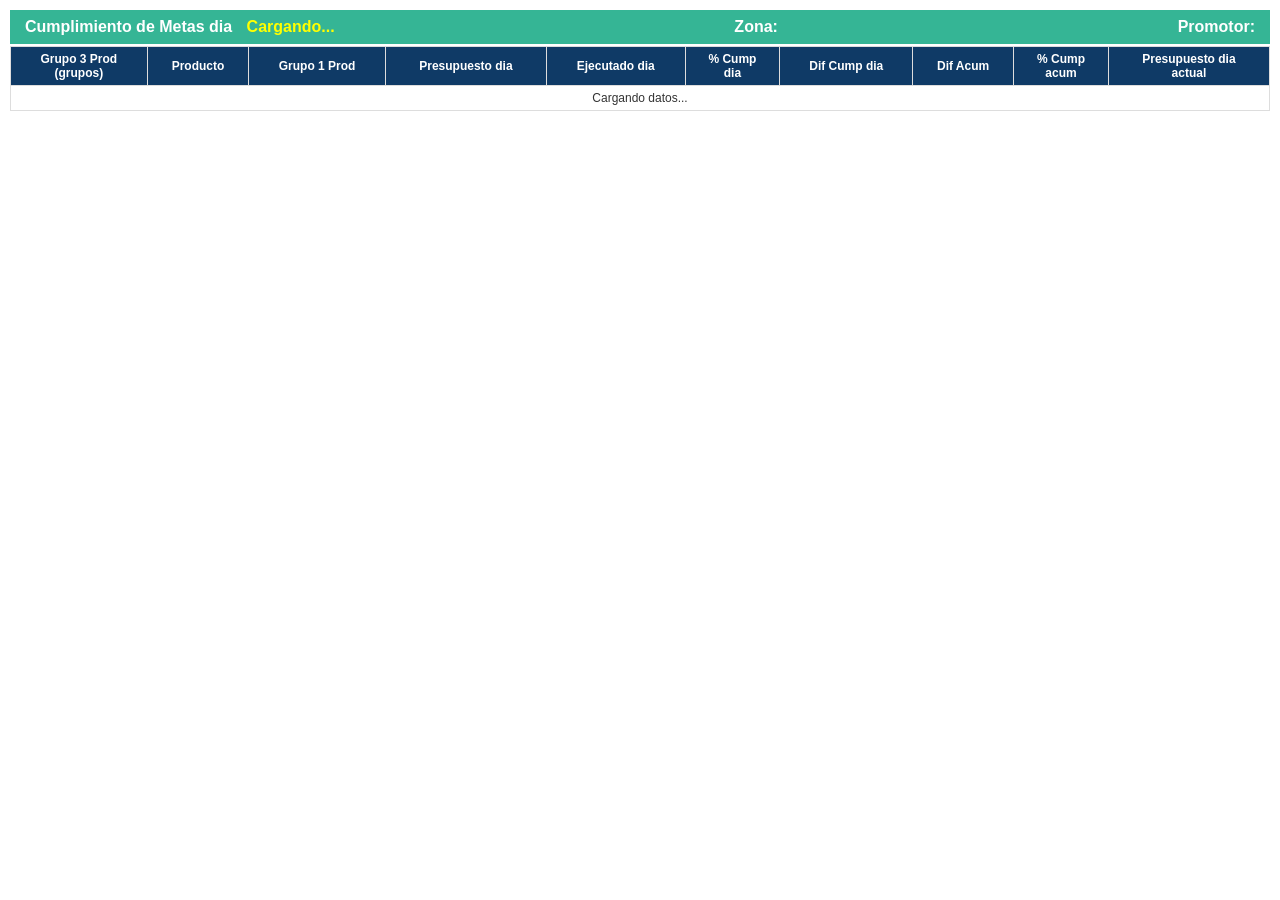
<file: debug.html>
<!DOCTYPE html>
<html lang="es">
<head>
    <meta charset="UTF-8">
    <meta name="viewport" content="width=device-width, initial-scale=1.0">
    <title>Cumplimiento Dashboard</title>
    <style>
        body {
            font-family: 'Segoe UI', Tahoma, Geneva, Verdana, sans-serif;
            margin: 0;
            padding: 10px;
            background-color: #fff;
            color: #333;
        }
        .header-bar {
            display: flex;
            justify-content: space-between;
            background-color: #35B595; /* Header green */
            color: white;
            padding: 8px 15px;
            font-weight: bold;
            font-size: 16px;
        }
        table {
            width: 100%;
            border-collapse: collapse;
            font-size: 12px;
            margin-top: 2px;
        }
        th, td {
            border: 1px solid #ddd;
            padding: 5px 8px;
        }
        th {
            background-color: #0F3A66; /* Header dark blue */
            color: white;
            font-weight: bold;
            text-align: center;
        }
        
        /* Hierarchy backgrounds */
        .g3-col, .prod-col, .g1-col {
            background-color: #6A6E71;
            color: white;
            font-weight: bold;
        }
        .prod-col {
            background-color: #797C7F;
        }
        .g1-col {
            background-color: #8C8F92;
        }
        
        .val-col {
            text-align: right;
            background-color: white;
        }
        
        .percent-box {
            display: inline-block;
            padding: 2px 5px;
            color: white;
            border-radius: 2px;
            width: 50px;
            text-align: center;
        }
        .bg-red { background-color: #C33B3F; }
        .bg-green { background-color: #26A844; }
        .text-red { color: #C33B3F; }
        
        .expander {
            cursor: pointer;
            margin-right: 5px;
            font-family: monospace;
        }
    </style>
</head>
<body>
    <div class="header-bar">
        <div>Cumplimiento de Metas dia <span id="report-date" style="color: yellow; margin-left:10px;">Cargando...</span></div>
        <div>Zona:</div>
        <div>Promotor:</div>
    </div>
    
    <table id="compliance-table">
        <thead>
            <tr>
                <th>Grupo 3 Prod<br>(grupos)</th>
                <th>Producto</th>
                <th>Grupo 1 Prod</th>
                <th>Presupuesto dia</th>
                <th>Ejecutado dia</th>
                <th>% Cump<br>dia</th>
                <th>Dif Cump dia</th>
                <th>Dif Acum</th>
                <th>% Cump<br>acum</th>
                <th>Presupuesto dia<br>actual</th>
            </tr>
        </thead>
        <tbody id="table-body">
            <tr><td colspan="10" align="center">Cargando datos...</td></tr>
        </tbody>
    </table>

    
<script>
    window.PRELOADED_DATA = {"date": "2026-07-09", "groups": [{"name": "1. JSA", "presupuesto_dia": 0.0, "ejecutado_dia": 75708343.80000004, "dif_cump_dia": 75708343.80000004, "dif_acum": 663917939.3000003, "presupuesto_dia_actual": 0.0, "venta_mes_acum": 663917939.3000003, "meta_mes_acum": 0.0, "products": [{"name": "1. CHANCE", "presupuesto_dia": 0.0, "ejecutado_dia": 0.0, "dif_cump_dia": 0.0, "dif_acum": 0.0, "presupuesto_dia_actual": 0.0, "venta_mes_acum": 0.0, "meta_mes_acum": 0.0, "items": [{"name": "CHANCE", "presupuesto_dia": 0.0, "ejecutado_dia": 0.0, "cump_dia": 0, "dif_cump_dia": 0.0, "dif_acum": 0.0, "cump_acum": 0, "presupuesto_dia_actual": 0.0}, {"name": "PATA MILLONARIA", "presupuesto_dia": 0.0, "ejecutado_dia": 0.0, "cump_dia": 0, "dif_cump_dia": 0.0, "dif_acum": 0.0, "cump_acum": 0, "presupuesto_dia_actual": 0.0}], "cump_dia": 0, "cump_acum": 0}, {"name": "2. BET PLAY", "presupuesto_dia": 0.0, "ejecutado_dia": 39166228.50000001, "dif_cump_dia": 39166228.50000001, "dif_acum": 329209015.09999985, "presupuesto_dia_actual": 0.0, "venta_mes_acum": 329209015.09999985, "meta_mes_acum": 0.0, "items": [{"name": "BET PLAY", "presupuesto_dia": 0.0, "ejecutado_dia": 39166228.50000001, "cump_dia": 100, "dif_cump_dia": 39166228.50000001, "dif_acum": 329209015.09999985, "cump_acum": 100, "presupuesto_dia_actual": 0.0}], "cump_dia": 100, "cump_acum": 100}, {"name": "3. RASPITA", "presupuesto_dia": 0.0, "ejecutado_dia": 36542115.30000004, "dif_cump_dia": 36542115.30000004, "dif_acum": 334708924.20000046, "presupuesto_dia_actual": 0.0, "venta_mes_acum": 334708924.20000046, "meta_mes_acum": 0.0, "items": [{"name": "RASPITA", "presupuesto_dia": 0.0, "ejecutado_dia": 36542115.30000004, "cump_dia": 100, "dif_cump_dia": 36542115.30000004, "dif_acum": 334708924.20000046, "cump_acum": 100, "presupuesto_dia_actual": 0.0}], "cump_dia": 100, "cump_acum": 100}, {"name": "4. DOBLE CHANCE", "presupuesto_dia": 0.0, "ejecutado_dia": 0.0, "dif_cump_dia": 0.0, "dif_acum": 0.0, "presupuesto_dia_actual": 0.0, "venta_mes_acum": 0.0, "meta_mes_acum": 0.0, "items": [{"name": "DOBLE CHANCE", "presupuesto_dia": 0.0, "ejecutado_dia": 0.0, "cump_dia": 0, "dif_cump_dia": 0.0, "dif_acum": 0.0, "cump_acum": 0, "presupuesto_dia_actual": 0.0}], "cump_dia": 0, "cump_acum": 0}, {"name": "5. CHANCE MILLONARIO", "presupuesto_dia": 0.0, "ejecutado_dia": 0.0, "dif_cump_dia": 0.0, "dif_acum": 0.0, "presupuesto_dia_actual": 0.0, "venta_mes_acum": 0.0, "meta_mes_acum": 0.0, "items": [{"name": "CHANCE MILLONARIO", "presupuesto_dia": 0.0, "ejecutado_dia": 0.0, "cump_dia": 0, "dif_cump_dia": 0.0, "dif_acum": 0.0, "cump_acum": 0, "presupuesto_dia_actual": 0.0}], "cump_dia": 0, "cump_acum": 0}, {"name": "6. BILLONARIO NACIONAL", "presupuesto_dia": 0.0, "ejecutado_dia": 0.0, "dif_cump_dia": 0.0, "dif_acum": 0.0, "presupuesto_dia_actual": 0.0, "venta_mes_acum": 0.0, "meta_mes_acum": 0.0, "items": [{"name": "BILLONARIO NACIONAL", "presupuesto_dia": 0.0, "ejecutado_dia": 0.0, "cump_dia": 0, "dif_cump_dia": 0.0, "dif_acum": 0.0, "cump_acum": 0, "presupuesto_dia_actual": 0.0}], "cump_dia": 0, "cump_acum": 0}, {"name": "7. LOTERIA", "presupuesto_dia": 0.0, "ejecutado_dia": 0.0, "dif_cump_dia": 0.0, "dif_acum": 0.0, "presupuesto_dia_actual": 0.0, "venta_mes_acum": 0.0, "meta_mes_acum": 0.0, "items": [{"name": "LOTERIA EN LINEA", "presupuesto_dia": 0.0, "ejecutado_dia": 0.0, "cump_dia": 0, "dif_cump_dia": 0.0, "dif_acum": 0.0, "cump_acum": 0, "presupuesto_dia_actual": 0.0}], "cump_dia": 0, "cump_acum": 0}], "cump_dia": 100, "cump_acum": 100}, {"name": "2. Productos y Servicios", "presupuesto_dia": 0.0, "ejecutado_dia": 77023705.19999996, "dif_cump_dia": 77023705.19999996, "dif_acum": 668673954.3000009, "presupuesto_dia_actual": 0.0, "venta_mes_acum": 668673954.3000009, "meta_mes_acum": 0.0, "products": [{"name": "1. RECARGA EN LINEA", "presupuesto_dia": 0.0, "ejecutado_dia": 0.0, "dif_cump_dia": 0.0, "dif_acum": 0.0, "presupuesto_dia_actual": 0.0, "venta_mes_acum": 0.0, "meta_mes_acum": 0.0, "items": [{"name": "RECARGA EN LINEA", "presupuesto_dia": 0.0, "ejecutado_dia": 0.0, "cump_dia": 0, "dif_cump_dia": 0.0, "dif_acum": 0.0, "cump_acum": 0, "presupuesto_dia_actual": 0.0}], "cump_dia": 0, "cump_acum": 0}, {"name": "2. GIROS", "presupuesto_dia": 0.0, "ejecutado_dia": 39865255.29999999, "dif_cump_dia": 39865255.29999999, "dif_acum": 338753419.10000086, "presupuesto_dia_actual": 0.0, "venta_mes_acum": 338753419.10000086, "meta_mes_acum": 0.0, "items": [{"name": "GIROS", "presupuesto_dia": 0.0, "ejecutado_dia": 39865255.29999999, "cump_dia": 100, "dif_cump_dia": 39865255.29999999, "dif_acum": 338753419.10000086, "cump_acum": 100, "presupuesto_dia_actual": 0.0}], "cump_dia": 100, "cump_acum": 100}, {"name": "3. RECAUDOS EMPRESARIALES", "presupuesto_dia": 0.0, "ejecutado_dia": 0.0, "dif_cump_dia": 0.0, "dif_acum": 0.0, "presupuesto_dia_actual": 0.0, "venta_mes_acum": 0.0, "meta_mes_acum": 0.0, "items": [{"name": "RECAUDOS EMPRESARIALES", "presupuesto_dia": 0.0, "ejecutado_dia": 0.0, "cump_dia": 0, "dif_cump_dia": 0.0, "dif_acum": 0.0, "cump_acum": 0, "presupuesto_dia_actual": 0.0}], "cump_dia": 0, "cump_acum": 0}, {"name": "4. TRANSACCIONES CNB", "presupuesto_dia": 0.0, "ejecutado_dia": 37158449.89999996, "dif_cump_dia": 37158449.89999996, "dif_acum": 329920535.20000005, "presupuesto_dia_actual": 0.0, "venta_mes_acum": 329920535.20000005, "meta_mes_acum": 0.0, "items": [{"name": "TRANSACCIONES CNB", "presupuesto_dia": 0.0, "ejecutado_dia": 37158449.89999996, "cump_dia": 100, "dif_cump_dia": 37158449.89999996, "dif_acum": 329920535.20000005, "cump_acum": 100, "presupuesto_dia_actual": 0.0}], "cump_dia": 100, "cump_acum": 100}], "cump_dia": 100, "cump_acum": 100}, {"name": "8.0 BALOTO", "presupuesto_dia": 0.0, "ejecutado_dia": 0.0, "dif_cump_dia": 0.0, "dif_acum": 0.0, "presupuesto_dia_actual": 0.0, "venta_mes_acum": 0.0, "meta_mes_acum": 0.0, "products": [{"name": "8.0 BALOTO", "presupuesto_dia": 0.0, "ejecutado_dia": 0.0, "dif_cump_dia": 0.0, "dif_acum": 0.0, "presupuesto_dia_actual": 0.0, "venta_mes_acum": 0.0, "meta_mes_acum": 0.0, "items": [{"name": "BALOTO", "presupuesto_dia": 0.0, "ejecutado_dia": 0.0, "cump_dia": 0, "dif_cump_dia": 0.0, "dif_acum": 0.0, "cump_acum": 0, "presupuesto_dia_actual": 0.0}], "cump_dia": 0, "cump_acum": 0}], "cump_dia": 0, "cump_acum": 0}, {"name": "8.1 COLOR LOTO", "presupuesto_dia": 0.0, "ejecutado_dia": 0.0, "dif_cump_dia": 0.0, "dif_acum": 0.0, "presupuesto_dia_actual": 0.0, "venta_mes_acum": 0.0, "meta_mes_acum": 0.0, "products": [{"name": "8.1 COLOR LOTO", "presupuesto_dia": 0.0, "ejecutado_dia": 0.0, "dif_cump_dia": 0.0, "dif_acum": 0.0, "presupuesto_dia_actual": 0.0, "venta_mes_acum": 0.0, "meta_mes_acum": 0.0, "items": [{"name": "COLOR LOTO", "presupuesto_dia": 0.0, "ejecutado_dia": 0.0, "cump_dia": 0, "dif_cump_dia": 0.0, "dif_acum": 0.0, "cump_acum": 0, "presupuesto_dia_actual": 0.0}], "cump_dia": 0, "cump_acum": 0}], "cump_dia": 0, "cump_acum": 0}, {"name": "8.2 MILOTO", "presupuesto_dia": 0.0, "ejecutado_dia": 0.0, "dif_cump_dia": 0.0, "dif_acum": 0.0, "presupuesto_dia_actual": 0.0, "venta_mes_acum": 0.0, "meta_mes_acum": 0.0, "products": [{"name": "8.2 MILOTO", "presupuesto_dia": 0.0, "ejecutado_dia": 0.0, "dif_cump_dia": 0.0, "dif_acum": 0.0, "presupuesto_dia_actual": 0.0, "venta_mes_acum": 0.0, "meta_mes_acum": 0.0, "items": [{"name": "MILOTO", "presupuesto_dia": 0.0, "ejecutado_dia": 0.0, "cump_dia": 0, "dif_cump_dia": 0.0, "dif_acum": 0.0, "cump_acum": 0, "presupuesto_dia_actual": 0.0}], "cump_dia": 0, "cump_acum": 0}], "cump_dia": 0, "cump_acum": 0}, {"name": "9. SUPER ASTRO", "presupuesto_dia": 0.0, "ejecutado_dia": 35831445.29999998, "dif_cump_dia": 35831445.29999998, "dif_acum": 332597446.9000001, "presupuesto_dia_actual": 0.0, "venta_mes_acum": 332597446.9000001, "meta_mes_acum": 0.0, "products": [{"name": "9. SUPER ASTRO", "presupuesto_dia": 0.0, "ejecutado_dia": 35831445.29999998, "dif_cump_dia": 35831445.29999998, "dif_acum": 332597446.9000001, "presupuesto_dia_actual": 0.0, "venta_mes_acum": 332597446.9000001, "meta_mes_acum": 0.0, "items": [{"name": "SUPER ASTRO", "presupuesto_dia": 0.0, "ejecutado_dia": 35831445.29999998, "cump_dia": 100, "dif_cump_dia": 35831445.29999998, "dif_acum": 332597446.9000001, "cump_acum": 100, "presupuesto_dia_actual": 0.0}], "cump_dia": 100, "cump_acum": 100}], "cump_dia": 100, "cump_acum": 100}]};
    const formatNum = (num) => {
    if (num === null || num === undefined) return "0";
    return Math.round(num).toLocaleString('es-CO');
};

const formatPct = (num) => {
    if (num === null || num === undefined) return "0,00 %";
    return num.toLocaleString('es-CO', { minimumFractionDigits: 2, maximumFractionDigits: 2 }) + " %";
};

const getPctHtml = (num) => {
    const classBg = num >= 100 ? 'bg-green' : 'bg-red';
    return `<span class="percent-box ${classBg}">${formatPct(num)}</span>`;
};

const getDiffHtml = (num) => {
    const classTxt = num < 0 ? 'text-red' : '';
    return `<span class="${classTxt}">${formatNum(num)}</span>`;
};

async function loadData() {
    let data;
    
    if (window.PRELOADED_DATA) {
        data = window.PRELOADED_DATA;
    } else {
        const urlParams = new URLSearchParams(window.location.search);
        const dateParam = urlParams.get('date');
        const endpoint = dateParam ? `/api/compliance/data?date=${dateParam}` : `/api/compliance/data`;

        try {
            const response = await fetch(endpoint);
            data = await response.json();
        } catch (error) {
            console.error("Error loading data:", error);
            document.getElementById('table-body').innerHTML = '<tr><td colspan="10" align="center">Error cargando datos.</td></tr>';
            return;
        }
    }
        
        document.getElementById('report-date').textContent = data.date.split('-').reverse().join('/');
        
        const tbody = document.getElementById('table-body');
        tbody.innerHTML = '';

        data.groups.forEach((g3) => {
            let totalProducts = 0;
            g3.products.forEach(p => totalProducts += p.items.length);

            g3.products.forEach((prod, pIndex) => {
                prod.items.forEach((item, iIndex) => {
                    const tr = document.createElement('tr');
                    
                    // Group 3 Col
                    if (pIndex === 0 && iIndex === 0) {
                        const td = document.createElement('td');
                        td.className = 'g3-col';
                        td.rowSpan = totalProducts;
                        td.innerHTML = `<span class="expander">[-]</span> ${g3.name}`;
                        tr.appendChild(td);
                    }
                    
                    // Product Col
                    if (iIndex === 0) {
                        const td = document.createElement('td');
                        td.className = 'prod-col';
                        td.rowSpan = prod.items.length;
                        td.innerHTML = `<span class="expander">[-]</span> ${prod.name}`;
                        tr.appendChild(td);
                    }
                    
                    // Group 1 Col (Item)
                    const tdItem = document.createElement('td');
                    tdItem.className = 'g1-col';
                    tdItem.innerHTML = `<span class="expander">[+]</span> ${item.name}`;
                    tr.appendChild(tdItem);
                    
                    // Values
                    const values = [
                        formatNum(item.presupuesto_dia),
                        formatNum(item.ejecutado_dia),
                        getPctHtml(item.cump_dia),
                        getDiffHtml(item.dif_cump_dia),
                        getDiffHtml(item.dif_acum),
                        getPctHtml(item.cump_acum),
                        formatNum(item.presupuesto_dia_actual)
                    ];
                    
                    values.forEach(v => {
                        const td = document.createElement('td');
                        td.className = 'val-col';
                        td.innerHTML = v;
                        tr.appendChild(td);
                    });
                    
                    tbody.appendChild(tr);
                });
            });
        });
        
    } catch (error) {
        console.error("Error loading data:", error);
        document.getElementById('table-body').innerHTML = '<tr><td colspan="10" align="center">Error cargando datos.</td></tr>';
    }
}

// Load data when page loads
if (window.PRELOADED_DATA) {
    // SSR mode: Execute immediately
    loadData();
} else {
    // Normal browser mode: wait for DOM to be ready
    document.addEventListener('DOMContentLoaded', loadData);
}

</script>

</body>
</html>
</file>
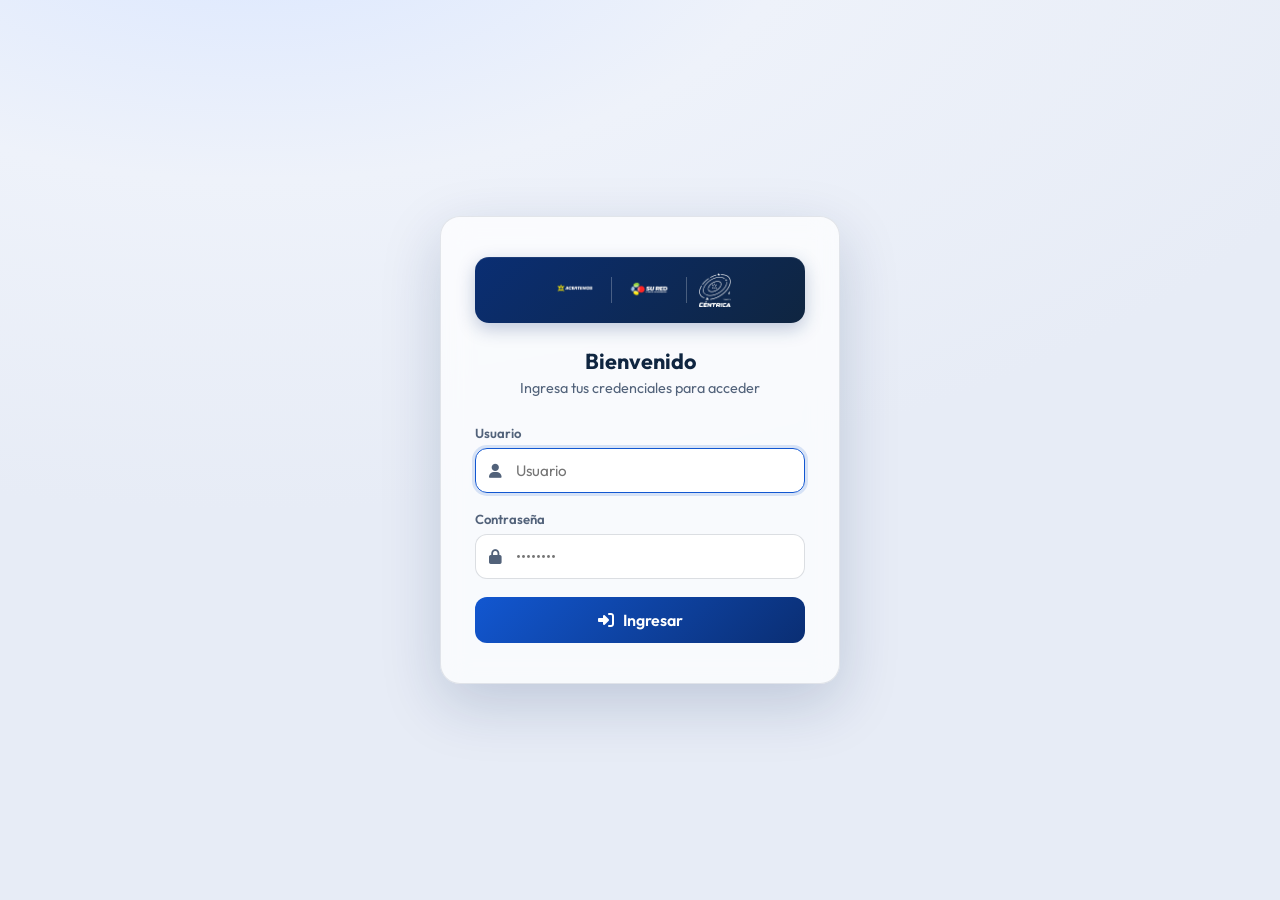
<file: frontend/login.html>
<!DOCTYPE html>
<html lang="es">
<head>
    <meta charset="UTF-8">
    <meta name="viewport" content="width=device-width, initial-scale=1.0">
    <title>Ingreso — Dashboard de Operaciones</title>
    <link rel="preconnect" href="https://fonts.googleapis.com">
    <link href="https://fonts.googleapis.com/css2?family=Outfit:wght@400;500;600;700&display=swap" rel="stylesheet">
    <link rel="stylesheet" href="https://cdnjs.cloudflare.com/ajax/libs/font-awesome/6.5.1/css/all.min.css">
    <style>
        :root {
            --brand-blue: #1257d1;
            --brand-blue-deep: #0a2e73;
            --brand-yellow: #ffc400;
            --text-primary: #0f2540;
            --text-secondary: #52627a;
            --danger: #ef4444;
            --font-sans: 'Outfit', -apple-system, BlinkMacSystemFont, "Segoe UI", Roboto, sans-serif;
        }
        * { box-sizing: border-box; margin: 0; padding: 0; }
        body {
            font-family: var(--font-sans);
            min-height: 100vh;
            display: flex;
            align-items: center;
            justify-content: center;
            background: radial-gradient(1200px 600px at 20% -10%, #dbe7ff 0%, #eef2fa 45%, #e7ecf6 100%);
            color: var(--text-primary);
            padding: 24px;
        }
        .login-card {
            width: 100%;
            max-width: 400px;
            background: rgba(255, 255, 255, 0.72);
            backdrop-filter: blur(14px);
            border: 1px solid rgba(15, 37, 64, 0.10);
            border-radius: 20px;
            box-shadow: 0 20px 60px rgba(13, 38, 89, 0.18);
            padding: 40px 34px;
        }
        .login-logos {
            display: flex;
            align-items: center;
            justify-content: center;
            gap: 12px;
            margin-bottom: 24px;
            padding: 16px 22px;
            background: linear-gradient(135deg, #0a2e73, #0f2540);
            border-radius: 14px;
            box-shadow: inset 0 1px 0 rgba(255, 255, 255, 0.08), 0 6px 18px rgba(10, 46, 115, 0.25);
        }
        .login-logos img { height: 34px; object-fit: contain; }
        .login-logos .divider { width: 1px; height: 26px; background: rgba(255, 255, 255, 0.25); }
        h1 { font-size: 1.35rem; font-weight: 700; text-align: center; margin-bottom: 4px; }
        .subtitle { text-align: center; color: var(--text-secondary); font-size: 0.9rem; margin-bottom: 28px; }
        .field { margin-bottom: 18px; }
        .field label { display: block; font-size: 0.82rem; font-weight: 600; color: var(--text-secondary); margin-bottom: 7px; }
        .input-wrap { position: relative; }
        .input-wrap i { position: absolute; left: 14px; top: 50%; transform: translateY(-50%); color: var(--text-secondary); font-size: 0.9rem; }
        input {
            width: 100%;
            padding: 12px 14px 12px 40px;
            border: 1px solid rgba(15, 37, 64, 0.15);
            border-radius: 12px;
            font-family: var(--font-sans);
            font-size: 0.95rem;
            background: rgba(255, 255, 255, 0.9);
            transition: border-color .15s, box-shadow .15s;
        }
        input:focus { outline: none; border-color: var(--brand-blue); box-shadow: 0 0 0 3px rgba(18, 87, 209, 0.15); }
        .btn-login {
            width: 100%;
            margin-top: 8px;
            padding: 13px;
            border: none;
            border-radius: 12px;
            background: linear-gradient(135deg, var(--brand-blue), var(--brand-blue-deep));
            color: #fff;
            font-family: var(--font-sans);
            font-size: 1rem;
            font-weight: 600;
            cursor: pointer;
            display: flex;
            align-items: center;
            justify-content: center;
            gap: 9px;
            transition: transform .12s, box-shadow .12s, opacity .12s;
        }
        .btn-login:hover:not(:disabled) { transform: translateY(-1px); box-shadow: 0 8px 22px rgba(18, 87, 209, 0.35); }
        .btn-login:disabled { opacity: .65; cursor: not-allowed; }
        .error-msg {
            display: none;
            margin-top: 16px;
            padding: 11px 14px;
            border-radius: 10px;
            background: rgba(239, 68, 68, 0.1);
            border: 1px solid rgba(239, 68, 68, 0.25);
            color: var(--danger);
            font-size: 0.85rem;
            text-align: center;
        }
        .error-msg.show { display: block; }
    </style>
</head>
<body>
    <form class="login-card" id="login-form" autocomplete="off">
        <div class="login-logos">
            <img src="assets/logos/acertemos.png" alt="Acertemos">
            <span class="divider"></span>
            <img src="assets/logos/sured.png" alt="SU RED">
            <span class="divider"></span>
            <img src="assets/logos/negativo.png" alt="Logo">
        </div>
        <h1>Bienvenido</h1>
        <p class="subtitle">Ingresa tus credenciales para acceder</p>

        <div class="field">
            <label for="email">Usuario</label>
            <div class="input-wrap">
                <i class="fa-solid fa-user"></i>
                <input type="text" id="email" name="email" placeholder="Usuario" required autofocus
                       autocomplete="off" autocapitalize="none" autocorrect="off" spellcheck="false">
            </div>
        </div>

        <div class="field">
            <label for="password">Contraseña</label>
            <div class="input-wrap">
                <i class="fa-solid fa-lock"></i>
                <input type="password" id="password" name="password" placeholder="••••••••" required
                       autocomplete="new-password">
            </div>
        </div>

        <button type="submit" class="btn-login" id="btn-login">
            <i class="fa-solid fa-right-to-bracket"></i> Ingresar
        </button>

        <div class="error-msg" id="error-msg"></div>
    </form>

    <script>
        // Si ya hay sesión activa, saltar directo al dashboard.
        if (sessionStorage.getItem('logged_in') === '1') {
            window.location.replace('index.html');
        }

        const form = document.getElementById('login-form');
        const btn = document.getElementById('btn-login');
        const errorBox = document.getElementById('error-msg');

        function showError(msg) {
            errorBox.textContent = msg;
            errorBox.classList.add('show');
        }

        form.addEventListener('submit', async (e) => {
            e.preventDefault();
            errorBox.classList.remove('show');
            btn.disabled = true;
            btn.innerHTML = '<i class="fa-solid fa-circle-notch fa-spin"></i> Ingresando...';

            const body = new URLSearchParams();
            body.append('email', document.getElementById('email').value.trim());
            body.append('password', document.getElementById('password').value);

            try {
                const res = await fetch('api/login', {
                    method: 'POST',
                    headers: { 'Content-Type': 'application/x-www-form-urlencoded' },
                    body
                });

                if (!res.ok) {
                    let detail = 'No se pudo iniciar sesión.';
                    try { detail = (await res.json()).detail || detail; } catch (_) {}
                    showError(detail);
                    return;
                }

                sessionStorage.setItem('logged_in', '1');
                window.location.replace('index.html');
            } catch (err) {
                showError('Error de conexión con el servidor. Inténtalo de nuevo.');
            } finally {
                btn.disabled = false;
                btn.innerHTML = '<i class="fa-solid fa-right-to-bracket"></i> Ingresar';
            }
        });
    </script>
</body>
</html>
</file>
